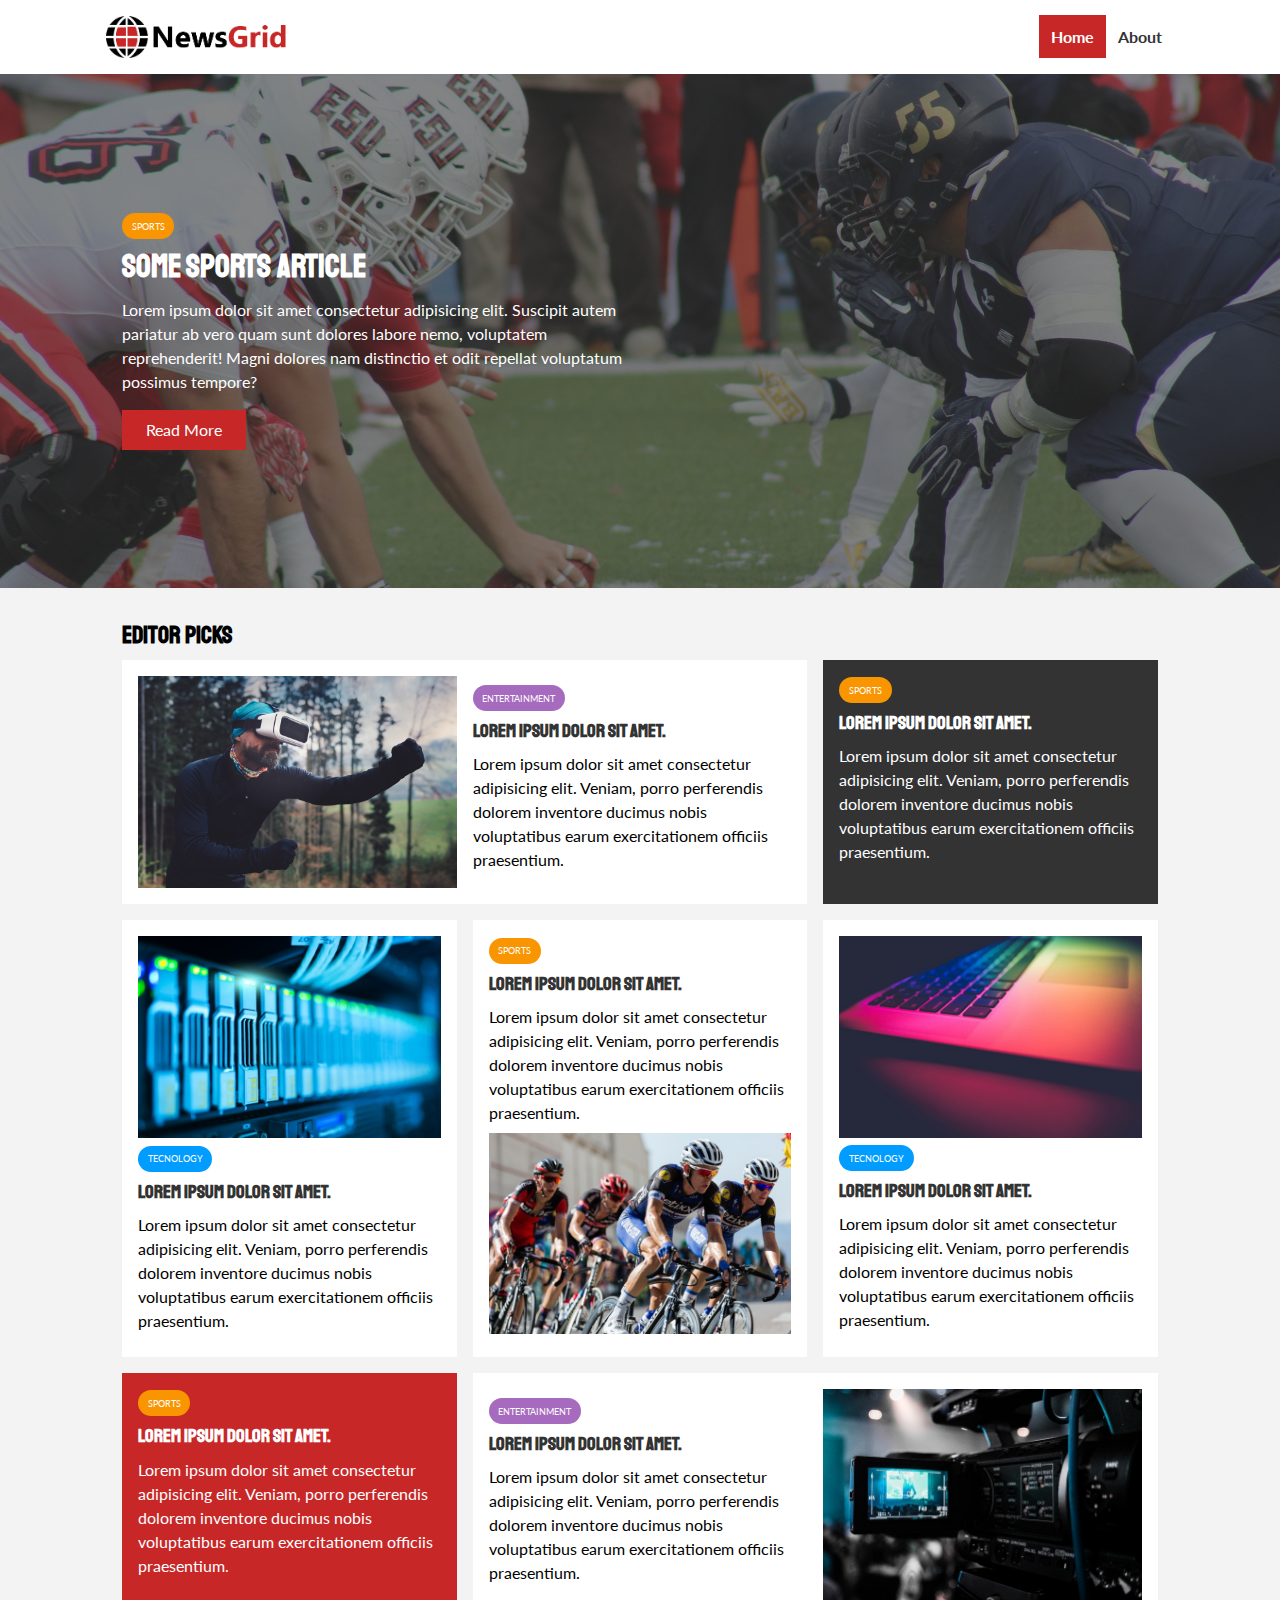
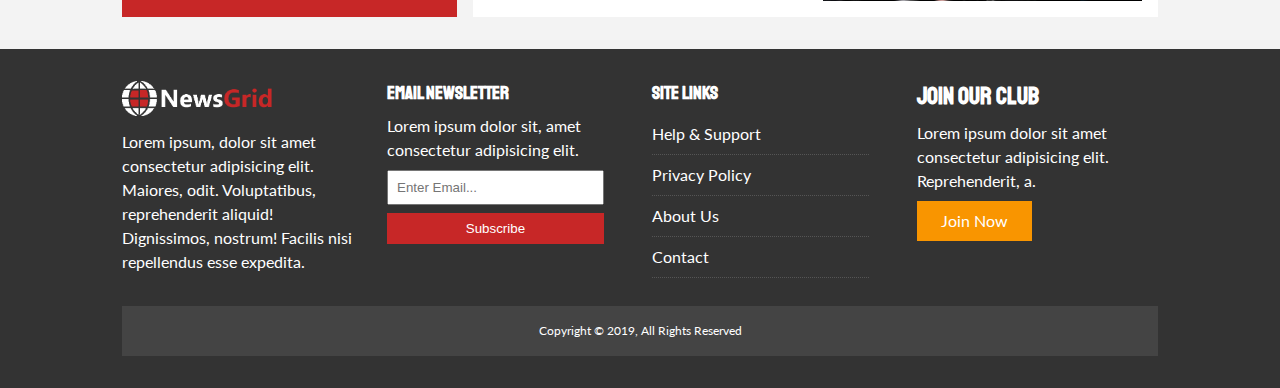
<file: index.html>
<!DOCTYPE html>
<html lang="en">
<head>
  <meta charset="UTF-8">
  <meta name="viewport" content="width=device-width, initial-scale=1.0">
  <meta http-equiv="X-UA-Compatible" content="ie=edge">
  <link rel="stylesheet" href="https://use.fontawesome.com/releases/v5.8.1/css/all.css" integrity="sha384-50oBUHEmvpQ+1lW4y57PTFmhCaXp0ML5d60M1M7uH2+nqUivzIebhndOJK28anvf" crossorigin="anonymous">
  <link href="https://fonts.googleapis.com/css?family=Lato|Staatliches" rel="stylesheet">
  <link rel="stylesheet" href="css/style.css">
  <link rel="stylesheet" media="screen and (max-width: 768px)" href="css/mobile.css">
  <link rel="shortcut icon" type="image/x-icon" href="favicon.ico">
  <title>NewsGrid | Latest News</title>
</head>
<body>
  <nav id="main-nav">
    <div class="container">
      <img src="img/logo.png" alt="NewsGrid" class="logo">
      <div class="social">
        <a href="http://facebook.com" target="_blank"><i class="fab fa-facebook fa-2x"></i></a>
        <a href="http://twitter.com" target="_blank"><i class="fab fa-twitter fa-2x"></i></a>
        <a href="http://instagram.com" target="_blank"><i class="fab fa-instagram fa-2x"></i></a>
        <a href="http://youtube.com" target="_blank"><i class="fab fa-youtube fa-2x"></i></a>
      </div>
      <ul>
        <li><a class="current" href="index.html">Home</a></li>
        <li><a href="about.html">About</a></li>
      </ul>
    </div>
  </nav>

  <!-- Showcase -->
  <header id="showcase">
    <div class="container">
      <div class="showcase-container">
        <div class="showcase-content">
          <div class="category category-sports">Sports</div>
          <h1>Some Sports Article</h1>
          <p>Lorem ipsum dolor sit amet consectetur adipisicing elit. Suscipit autem pariatur ab vero quam sunt dolores labore nemo, voluptatem reprehenderit! Magni dolores nam distinctio et odit repellat voluptatum possimus tempore?</p>
          <a href="article.html" class="btn btn-primary">Read More</a>
        </div>
      </div>
    </div>
  </header>

  <!-- Home Articles -->
  <section id="home-articles" class="py-2">
    <div class="container">
      <h2>Editor Picks</h2>
      <div class="articles-container">
        <article class="card">
          <img src="img/articles/ent1.jpg" alt="">
          <div>
            <div class="category category-ent">Entertainment</div>
            <h3>
              <a href="article.html">Lorem ipsum dolor sit amet.</a>
            </h3>
            <p>Lorem ipsum dolor sit amet consectetur adipisicing elit. Veniam, porro perferendis dolorem inventore ducimus nobis voluptatibus earum exercitationem officiis praesentium.</p>
          </div>
        </article>
        <article class="card bg-dark">
          <div class="category category-sports">Sports</div>
          <h3>
            <a href="article.html">Lorem ipsum dolor sit amet.</a>
          </h3>
          <p>Lorem ipsum dolor sit amet consectetur adipisicing elit. Veniam, porro perferendis dolorem inventore ducimus nobis voluptatibus earum exercitationem officiis praesentium.</p> 
        </article>
        <article class="card bg">
          <img src="img/articles/tech1.jpg" alt="">
          <div class="category category-tech">Tecnology</div>
          <h3>
            <a href="article.html">Lorem ipsum dolor sit amet.</a>
          </h3>
          <p>Lorem ipsum dolor sit amet consectetur adipisicing elit. Veniam, porro perferendis dolorem inventore ducimus nobis voluptatibus earum exercitationem officiis praesentium.</p> 
        </article>
        <article class="card">
          <div class="category category-sports">Sports</div>
          <h3>
            <a href="article.html">Lorem ipsum dolor sit amet.</a>
          </h3>
          <p>Lorem ipsum dolor sit amet consectetur adipisicing elit. Veniam, porro perferendis dolorem inventore ducimus nobis voluptatibus earum exercitationem officiis praesentium.</p> 
          <img src="img/articles/sports1.jpg" alt="">
        </article>
        <article class="card">
          <img src="img/articles/tech2.jpg" alt="">
          <div class="category category-tech">Tecnology</div>
          <h3>
            <a href="article.html">Lorem ipsum dolor sit amet.</a>
          </h3>
          <p>Lorem ipsum dolor sit amet consectetur adipisicing elit. Veniam, porro perferendis dolorem inventore ducimus nobis voluptatibus earum exercitationem officiis praesentium.</p> 
        </article>
        <article class="card bg-primary">
          <div class="category category-sports">Sports</div>
          <h3>
            <a href="article.html">Lorem ipsum dolor sit amet.</a>
          </h3>
          <p>Lorem ipsum dolor sit amet consectetur adipisicing elit. Veniam, porro perferendis dolorem inventore ducimus nobis voluptatibus earum exercitationem officiis praesentium.</p> 
        </article>
        <article class="card">
          <div>
            <div class="category category-ent">Entertainment</div>
            <h3>
              <a href="article.html">Lorem ipsum dolor sit amet.</a>
            </h3>
            <p>Lorem ipsum dolor sit amet consectetur adipisicing elit. Veniam, porro perferendis dolorem inventore ducimus nobis voluptatibus earum exercitationem officiis praesentium.</p>
          </div>
          <img src="img/articles/ent2.jpg" alt="">
        </article>
      </div>
    </div>
  </section>

  <!-- Footer -->
  <footer id="main-footer" class="py-2">
    <div class="container footer-container">
      <div>
        <img src="/img/logo_light.png" alt="NewsGrid">
        <p>Lorem ipsum, dolor sit amet consectetur adipisicing elit. Maiores, odit. Voluptatibus, reprehenderit aliquid! Dignissimos, nostrum! Facilis nisi repellendus esse expedita.</p>
      </div>
      <div>
        <h3>Email Newsletter</h3>
        <p>Lorem ipsum dolor sit, amet consectetur adipisicing elit.</p>
        <form name="contact" method="POST" data-netlify="true">
          <input type="email" name="email" placeholder="Enter Email...">
          <input type="submit" value="Subscribe" class="btn btn-primary">
        </form>
      </div>
      <div>
        <h3>Site Links</h3>
        <ul class="list">
          <li><a href="#">Help & Support</a></li>
          <li><a href="#">Privacy Policy</a></li>
          <li><a href="#">About Us</a></li>
          <li><a href="#">Contact</a></li>
        </ul>
      </div>
      <div>
        <h2>Join Our Club</h2>
        <p>Lorem ipsum dolor sit amet consectetur adipisicing elit. Reprehenderit, a.</p>
        <a href="#" class="btn btn-secondary">Join Now</a>
      </div>
      <div>
        <p>
          Copyright &copy; 2019, All Rights Reserved
        </p>
      </div>
    </div>
  </footer>
</body>
</html>
</file>
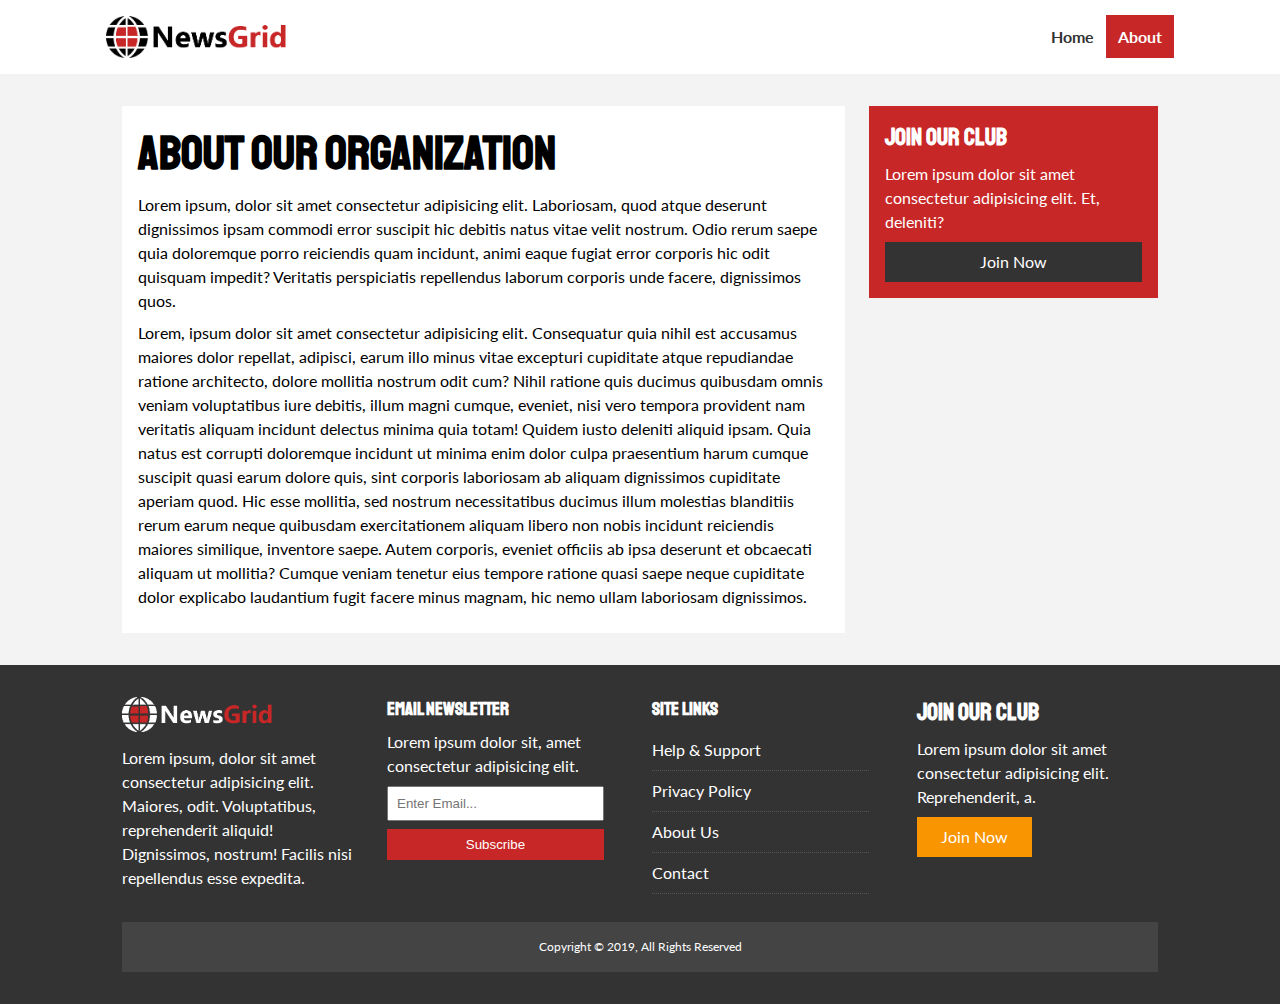
<file: about.html>
<!DOCTYPE html>
<html lang="en">
<head>
  <meta charset="UTF-8">
  <meta name="viewport" content="width=device-width, initial-scale=1.0">
  <meta http-equiv="X-UA-Compatible" content="ie=edge">
  <link rel="stylesheet" href="https://use.fontawesome.com/releases/v5.8.1/css/all.css" integrity="sha384-50oBUHEmvpQ+1lW4y57PTFmhCaXp0ML5d60M1M7uH2+nqUivzIebhndOJK28anvf" crossorigin="anonymous">
  <link href="https://fonts.googleapis.com/css?family=Lato|Staatliches" rel="stylesheet">
  <link rel="stylesheet" href="css/style.css">
  <link rel="stylesheet" media="screen and (max-width: 768px)" href="css/mobile.css">
  <link rel="shortcut icon" type="image/x-icon" href="favicon.ico">
  <title>NewsGrid | About</title>
</head>
<body>
  <nav id="main-nav">
    <div class="container">
      <img src="img/logo.png" alt="NewsGrid" class="logo">
      <div class="social">
        <a href="http://facebook.com" target="_blank"><i class="fab fa-facebook fa-2x"></i></a>
        <a href="http://twitter.com" target="_blank"><i class="fab fa-twitter fa-2x"></i></a>
        <a href="http://instagram.com" target="_blank"><i class="fab fa-instagram fa-2x"></i></a>
        <a href="http://youtube.com" target="_blank"><i class="fab fa-youtube fa-2x"></i></a>
      </div>
      <ul>
        <li><a href="index.html">Home</a></li>
        <li><a class="current" href="about.html">About</a></li>
      </ul>
    </div>
  </nav>

  <section id="about">
    <div class="container">
      <div class="page-container">
        <article class="card">
          <h1 class="l-heading">About Our Organization</h1>
          <p>Lorem ipsum, dolor sit amet consectetur adipisicing elit. Laboriosam, quod atque deserunt dignissimos ipsam commodi error suscipit hic debitis natus vitae velit nostrum. Odio rerum saepe quia doloremque porro reiciendis quam incidunt, animi eaque fugiat error corporis hic odit quisquam impedit? Veritatis perspiciatis repellendus laborum corporis unde facere, dignissimos quos.</p>
          <p>Lorem, ipsum dolor sit amet consectetur adipisicing elit. Consequatur quia nihil est accusamus maiores dolor repellat, adipisci, earum illo minus vitae excepturi cupiditate atque repudiandae ratione architecto, dolore mollitia nostrum odit cum? Nihil ratione quis ducimus quibusdam omnis veniam voluptatibus iure debitis, illum magni cumque, eveniet, nisi vero tempora provident nam veritatis aliquam incidunt delectus minima quia totam! Quidem iusto deleniti aliquid ipsam. Quia natus est corrupti doloremque incidunt ut minima enim dolor culpa praesentium harum cumque suscipit quasi earum dolore quis, sint corporis laboriosam ab aliquam dignissimos cupiditate aperiam quod. Hic esse mollitia, sed nostrum necessitatibus ducimus illum molestias blanditiis rerum earum neque quibusdam exercitationem aliquam libero non nobis incidunt reiciendis maiores similique, inventore saepe. Autem corporis, eveniet officiis ab ipsa deserunt et obcaecati aliquam ut mollitia? Cumque veniam tenetur eius tempore ratione quasi saepe neque cupiditate dolor explicabo laudantium fugit facere minus magnam, hic nemo ullam laboriosam dignissimos.</p>
        </article>
        <aside class="card bg-primary">
          <h2>Join Our Club</h2>
          <p>Lorem ipsum dolor sit amet consectetur adipisicing elit. Et, deleniti?</p>
          <a href="#" class="btn btn-dark btn-block">Join Now</a>
        </aside>
      </div>
    </div>
  </section>

  <!-- Footer -->
  <footer id="main-footer" class="py-2">
    <div class="container footer-container">
      <div>
        <img src="/img/logo_light.png" alt="NewsGrid">
        <p>Lorem ipsum, dolor sit amet consectetur adipisicing elit. Maiores, odit. Voluptatibus, reprehenderit aliquid! Dignissimos, nostrum! Facilis nisi repellendus esse expedita.</p>
      </div>
      <div>
        <h3>Email Newsletter</h3>
        <p>Lorem ipsum dolor sit, amet consectetur adipisicing elit.</p>
        <form name="contact" method="POST" data-netlify="true">
            <input type="email" name="email" placeholder="Enter Email...">
            <input type="submit" value="Subscribe" class="btn btn-primary">
          </form>
      </div>
      <div>
        <h3>Site Links</h3>
        <ul class="list">
          <li><a href="#">Help & Support</a></li>
          <li><a href="#">Privacy Policy</a></li>
          <li><a href="#">About Us</a></li>
          <li><a href="#">Contact</a></li>
        </ul>
      </div>
      <div>
        <h2>Join Our Club</h2>
        <p>Lorem ipsum dolor sit amet consectetur adipisicing elit. Reprehenderit, a.</p>
        <a href="#" class="btn btn-secondary">Join Now</a>
      </div>
      <div>
        <p>
          Copyright &copy; 2019, All Rights Reserved
        </p>
      </div>
    </div>
  </footer>
</body>
</html>
</file>
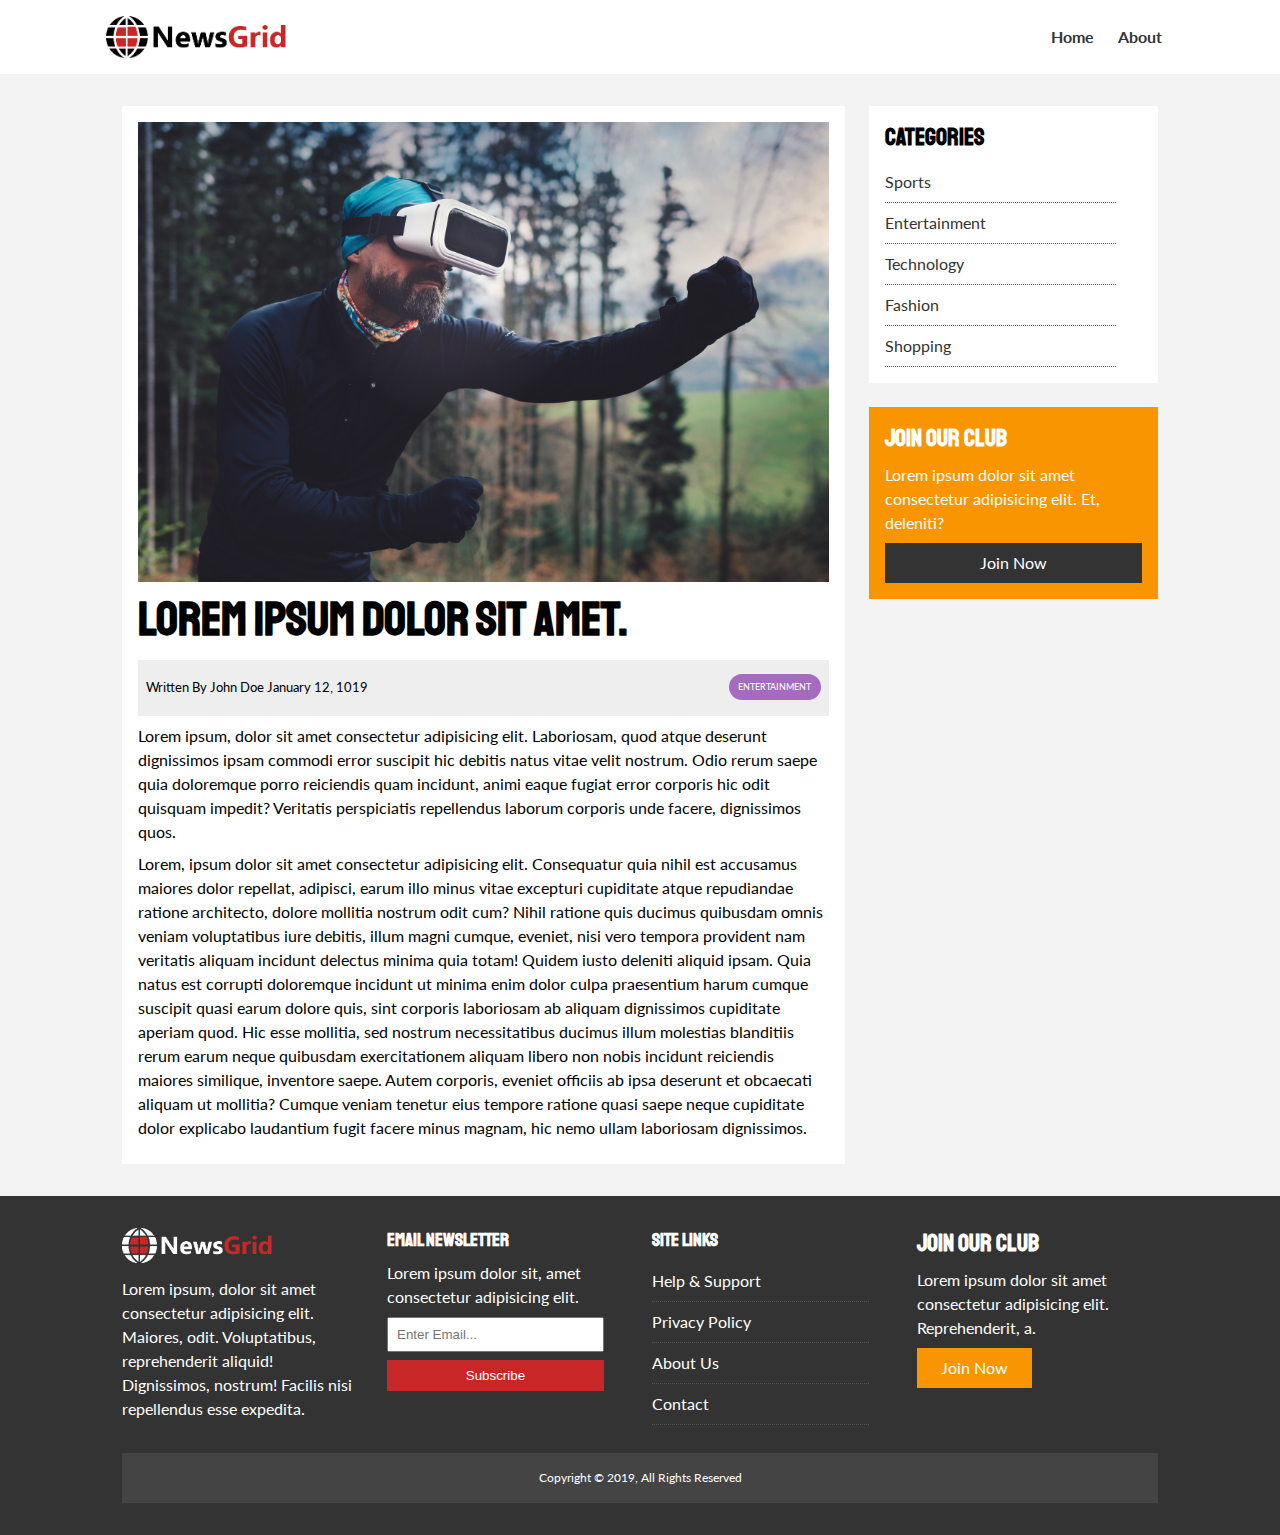
<file: article.html>
<!DOCTYPE html>
<html lang="en">
<head>
  <meta charset="UTF-8">
  <meta name="viewport" content="width=device-width, initial-scale=1.0">
  <meta http-equiv="X-UA-Compatible" content="ie=edge">
  <link rel="stylesheet" href="https://use.fontawesome.com/releases/v5.8.1/css/all.css" integrity="sha384-50oBUHEmvpQ+1lW4y57PTFmhCaXp0ML5d60M1M7uH2+nqUivzIebhndOJK28anvf" crossorigin="anonymous">
  <link href="https://fonts.googleapis.com/css?family=Lato|Staatliches" rel="stylesheet">
  <link rel="stylesheet" href="css/style.css">
  <link rel="stylesheet" media="screen and (max-width: 768px)" href="css/mobile.css">
  <link rel="shortcut icon" type="image/x-icon" href="favicon.ico">
  <title>NewsGrid | Lastest News</title>
</head>
<body>
  <nav id="main-nav">
    <div class="container">
      <img src="img/logo.png" alt="NewsGrid" class="logo">
      <div class="social">
        <a href="http://facebook.com" target="_blank"><i class="fab fa-facebook fa-2x"></i></a>
        <a href="http://twitter.com" target="_blank"><i class="fab fa-twitter fa-2x"></i></a>
        <a href="http://instagram.com" target="_blank"><i class="fab fa-instagram fa-2x"></i></a>
        <a href="http://youtube.com" target="_blank"><i class="fab fa-youtube fa-2x"></i></a>
      </div>
      <ul>
        <li><a href="index.html">Home</a></li>
        <li><a href="about.html">About</a></li>
      </ul>
    </div>
  </nav>

  <section id="article">
    <div class="container">
      <div class="page-container">
        <article class="card">
          <img src="/img/articles/ent1.jpg" alt="">
          <h1 class="l-heading">Lorem ipsum dolor sit amet.</h1>
          <div class="meta">
            <small>
              <i class="fas fa-user"></i> Written By John Doe January 12, 1019
            </small>
            <div class="category category-ent">Entertainment</div>
          </div>
          <p>Lorem ipsum, dolor sit amet consectetur adipisicing elit. Laboriosam, quod atque deserunt dignissimos ipsam commodi error suscipit hic debitis natus vitae velit nostrum. Odio rerum saepe quia doloremque porro reiciendis quam incidunt, animi eaque fugiat error corporis hic odit quisquam impedit? Veritatis perspiciatis repellendus laborum corporis unde facere, dignissimos quos.</p>
          <p>Lorem, ipsum dolor sit amet consectetur adipisicing elit. Consequatur quia nihil est accusamus maiores dolor repellat, adipisci, earum illo minus vitae excepturi cupiditate atque repudiandae ratione architecto, dolore mollitia nostrum odit cum? Nihil ratione quis ducimus quibusdam omnis veniam voluptatibus iure debitis, illum magni cumque, eveniet, nisi vero tempora provident nam veritatis aliquam incidunt delectus minima quia totam! Quidem iusto deleniti aliquid ipsam. Quia natus est corrupti doloremque incidunt ut minima enim dolor culpa praesentium harum cumque suscipit quasi earum dolore quis, sint corporis laboriosam ab aliquam dignissimos cupiditate aperiam quod. Hic esse mollitia, sed nostrum necessitatibus ducimus illum molestias blanditiis rerum earum neque quibusdam exercitationem aliquam libero non nobis incidunt reiciendis maiores similique, inventore saepe. Autem corporis, eveniet officiis ab ipsa deserunt et obcaecati aliquam ut mollitia? Cumque veniam tenetur eius tempore ratione quasi saepe neque cupiditate dolor explicabo laudantium fugit facere minus magnam, hic nemo ullam laboriosam dignissimos.</p>
        </article>
        <aside id="categories" class="card">
          <h2>Categories</h2>
          <ul class="list">
            <li><a href="#"><i class="fas fa-chevron-right"></i> Sports</a></li>
            <li><a href="#"><i class="fas fa-chevron-right"></i> Entertainment</a></li>
            <li><a href="#"><i class="fas fa-chevron-right"></i> Technology</a></li>
            <li><a href="#"><i class="fas fa-chevron-right"></i> Fashion</a></li>
            <li><a href="#"><i class="fas fa-chevron-right"></i> Shopping</a></li>
          </ul>
        </aside>

        <aside class="card bg-secondary">
          <h2>Join Our Club</h2>
          <p>Lorem ipsum dolor sit amet consectetur adipisicing elit. Et, deleniti?</p>
          <a href="#" class="btn btn-dark btn-block">Join Now</a>
        </aside>
      </div>
    </div>
  </section>

  <!-- Footer -->
  <footer id="main-footer" class="py-2">
    <div class="container footer-container">
      <div>
        <img src="/img/logo_light.png" alt="NewsGrid">
        <p>Lorem ipsum, dolor sit amet consectetur adipisicing elit. Maiores, odit. Voluptatibus, reprehenderit aliquid! Dignissimos, nostrum! Facilis nisi repellendus esse expedita.</p>
      </div>
      <div>
        <h3>Email Newsletter</h3>
        <p>Lorem ipsum dolor sit, amet consectetur adipisicing elit.</p>
        <form name="contact" method="POST" data-netlify="true">
            <input type="email" name="email" placeholder="Enter Email...">
            <input type="submit" value="Subscribe" class="btn btn-primary">
          </form>
      </div>
      <div>
        <h3>Site Links</h3>
        <ul class="list">
          <li><a href="#">Help & Support</a></li>
          <li><a href="#">Privacy Policy</a></li>
          <li><a href="#">About Us</a></li>
          <li><a href="#">Contact</a></li>
        </ul>
      </div>
      <div>
        <h2>Join Our Club</h2>
        <p>Lorem ipsum dolor sit amet consectetur adipisicing elit. Reprehenderit, a.</p>
        <a href="#" class="btn btn-secondary">Join Now</a>
      </div>
      <div>
        <p>
          Copyright &copy; 2019, All Rights Reserved
        </p>
      </div>
    </div>
  </footer>
</body>
</html>
</file>
<file: css/style.css>
:root {
  --primary-color: #c72727;
  --secondary-color: #f99500;
  --light-color: #f3f3f3;
  --dark-color: #333;
  --max-width: 1100px;
}

.category {
  --sports-color: #f99500;
  --ent-color: #a66bbe;
  --tech-color: #009cff;
}

* {
  margin: 0;
  padding: 0;
  box-sizing: border-box;
}

body {
  font-family: 'Lato', sans-serif;
  line-height: 1.5;
  background: var(--light-color);
}

a {
  color: #333;
  text-decoration: none;
}

ul {
  list-style: none;
}

p {
  margin: .5rem 0;
}

img {
  width: 100%;
}

h1, h2, h3, h4, h5, h6 {
  font-family: 'Staatliches', cursive;
  margin-bottom: .55rem;
  line-height: 1.3;
}

/* Utility */
.container {
  max-width: var(--max-width);
  margin: auto;
  padding: 0 2rem;
  overflow: hidden;
}

.category {
  display: inline-block;
  color: #fff;
  font-size: 0.55rem;
  text-transform: uppercase;
  padding: 0.4rem 0.6rem;
  border-radius: 15px;
  margin-bottom: 0.5rem;
}

.category-sports { background: var(--sports-color) }
.category-ent { background: var(--ent-color) }
.category-tech { background: var(--tech-color) }

.btn {
  display: inline-block;
  border: none;
  background: var(--dark-color);
  color: #fff;
  padding: 0.5rem 1.5rem;
  cursor: pointer;
}

.btn-light {background: var(--light-color)}
.btn-primary {background: var(--primary-color)}
.btn-secondary {background: var(--secondary-color)}

.btn-block {
  display: block;
  width: 100%;
  text-align: center;
}

.btn:hover {
  opacity: 0.9;
}

.card {
  background: #fff;
  padding: 1rem;
}

.bg-dark {
  background: var(--dark-color);
  color: #fff;
}

.bg-primary {
  background: var(--primary-color);
  color: #fff;
}

.bg-secondary {
  background: var(--secondary-color);
  color: #fff;
}

.bg-dark h1,
.bg-dark h2,
.bg-dark h3,
.bg-dark a,
.bg-primary h1,
.bg-primary h2,
.bg-primary h3,
.bg-primary a,
.bg-secondary h1,
.bg-secondary h2,
.bg-secondary h3,
.bg-secondary a {
  color: #fff;
}

.py-1 {padding: 1.5rem 0}
.py-2 {padding: 2rem 0}
.py-3 {padding: 3rem 0}
.p-1 {padding: 1.5rem}
.p-2 {padding: 2rem}
.p-3 {padding: 3rem}

.l-heading {font-size: 3rem}

.list li {
  padding: .5rem 0;
  border-bottom: #555 dotted 1px;
  width: 90%;
}

.list li a:hover {
  color: var(--primary-color) !important;
}

/* Inner page grid container */
.page-container {
  display: grid;
  grid-template-columns: 5fr 2fr;
  margin: 2rem 0;
  grid-gap: 1.5rem;
}

.page-container > *:first-child {
  grid-row: 1 / span 3;
}

/* Navigation */
#main-nav {
  background: #fff;
  position: sticky;
  top: 0;
  z-index: 2;
}

#main-nav .container {
  display: grid;
  grid-template-columns: 6fr 3fr 2fr;
  padding: 1rem;
  align-items: center;
}

#main-nav .logo {
  width: 180px;
}

#main-nav ul {
  justify-self: end;
  display: flex;
}

#main-nav ul li a {
  padding: 0.75rem;
  font-weight: bold;
}

#main-nav ul li a.current {
  background: var(--primary-color);
  color: #fff;
}

#main-nav ul li a:hover {
  background: var(--light-color);
  color: var(--dark-color);
}

#main-nav .social {
  justify-self: center;
}

#main-nav .social i {
  color: #777;
  margin-right: .5rem;
}

/* Showcase */
#showcase {
  color: #fff;
  background: #333;
  padding: 2rem;
  position: relative;
}

#showcase:before {
  content: '';
  background: url(../img/featured.jpg) no-repeat center center/cover;
  position: absolute;
  top: 0;
  left: 0;
  width: 100%;
  height: 100%;
  opacity: 0.4;
}

#showcase .showcase-container {
  display: grid;
  grid-template-columns: repeat(2, 1fr);
  justify-content: center;
  align-items: center;
  height: 50vh;
}

#showcase .showcase-content {
  z-index: 1;
}

#showcase .showcase-content p {
  margin-bottom: 1rem;
}

/* Home Articles */
#home-articles .articles-container {
  display: grid;
  grid-template-columns: repeat(3, 1fr);
  grid-gap: 1rem;
}

#home-articles .articles-container > *:first-child,
#home-articles .articles-container > *:last-child {
  display: grid;
  grid-template-columns: repeat(2, 1fr);
  grid-gap: 1rem;
  grid-column: 1 / span 2;
  align-items: center;
}

#home-articles .articles-container > *:last-child {
  grid-column: 2 / span 2;
}

#article .meta {
  display: flex;
  justify-content: space-between;
  align-items: center;
  background: #eee;
  padding: 0.5rem;
}

#article .meta .category {
  margin-top: 0.4rem;
}

/* Footer */
#main-footer {
  background: var(--dark-color);
  color: #fff;
}

#main-footer img {
  width: 150px;
}

#main-footer a {
  color: #fff;
}

#main-footer .footer-container {
  display: grid;
  grid-template-columns: repeat(4, 1fr);
  grid-gap: 1.5rem;
}

#main-footer .footer-container > *:last-child {
  background: #444;
  grid-column: 1 / span 4;
  padding: .5rem;
  text-align: center;
  font-size: 0.75rem;
}

#main-footer .footer-container input[type='email'] {
  width: 90%;
  padding: 0.5rem;
  margin-bottom: 0.5rem;
}

#main-footer .footer-container input[type='submit'] {
  width: 90%;
}
</file>
<file: css/mobile.css>
/* Navigation */
#main-nav .social {
  display: none;
}

#main-nav .container {
  grid-template-columns: 1fr;
  grid-gap: 1.2rem;
}

#main-nav ul,
#main-nav .logo {
  justify-self: center;
}

#main-nav ul li a {
  padding: 0.5rem;
}

#home-articles .articles-container {
  grid-template-columns: repeat(2, 1fr);
}

#home-articles .articles-container > *:first-child,
#home-articles .articles-container > *:last-child {
  grid-template-columns: 1fr;
  grid-column: 1;
}

@media(max-width: 600px) {
  /* Stack Grid Items */
  #showcase .showcase-container,
  #home-articles .articles-container,
  #main-footer .footer-container,
  .page-container {
    grid-template-columns: 1fr;
  }

  #main-footer .footer-container > *:last-child {
    grid-column: 1;
  }

  #main-footer .footer-container > *:first-child,
  #main-footer .footer-container > *:nth-child(2) {
    border-bottom: #444 dotted 1px;
    padding-bottom: 1rem;
  }

  /* #main-footer .footer-container > *:last-child,
  #main-footer .footer-container > *:nth-child(3),
  #main-footer .footer-container > *:nth-child(4) {
    border: none;
  } */
  
  .page-container {
    text-align: center;
  }

  .page-container > *:first-child {
    grid-row: 1;
  }

  .l-heading {
    font-size: 2rem;
  }
}
</file>
